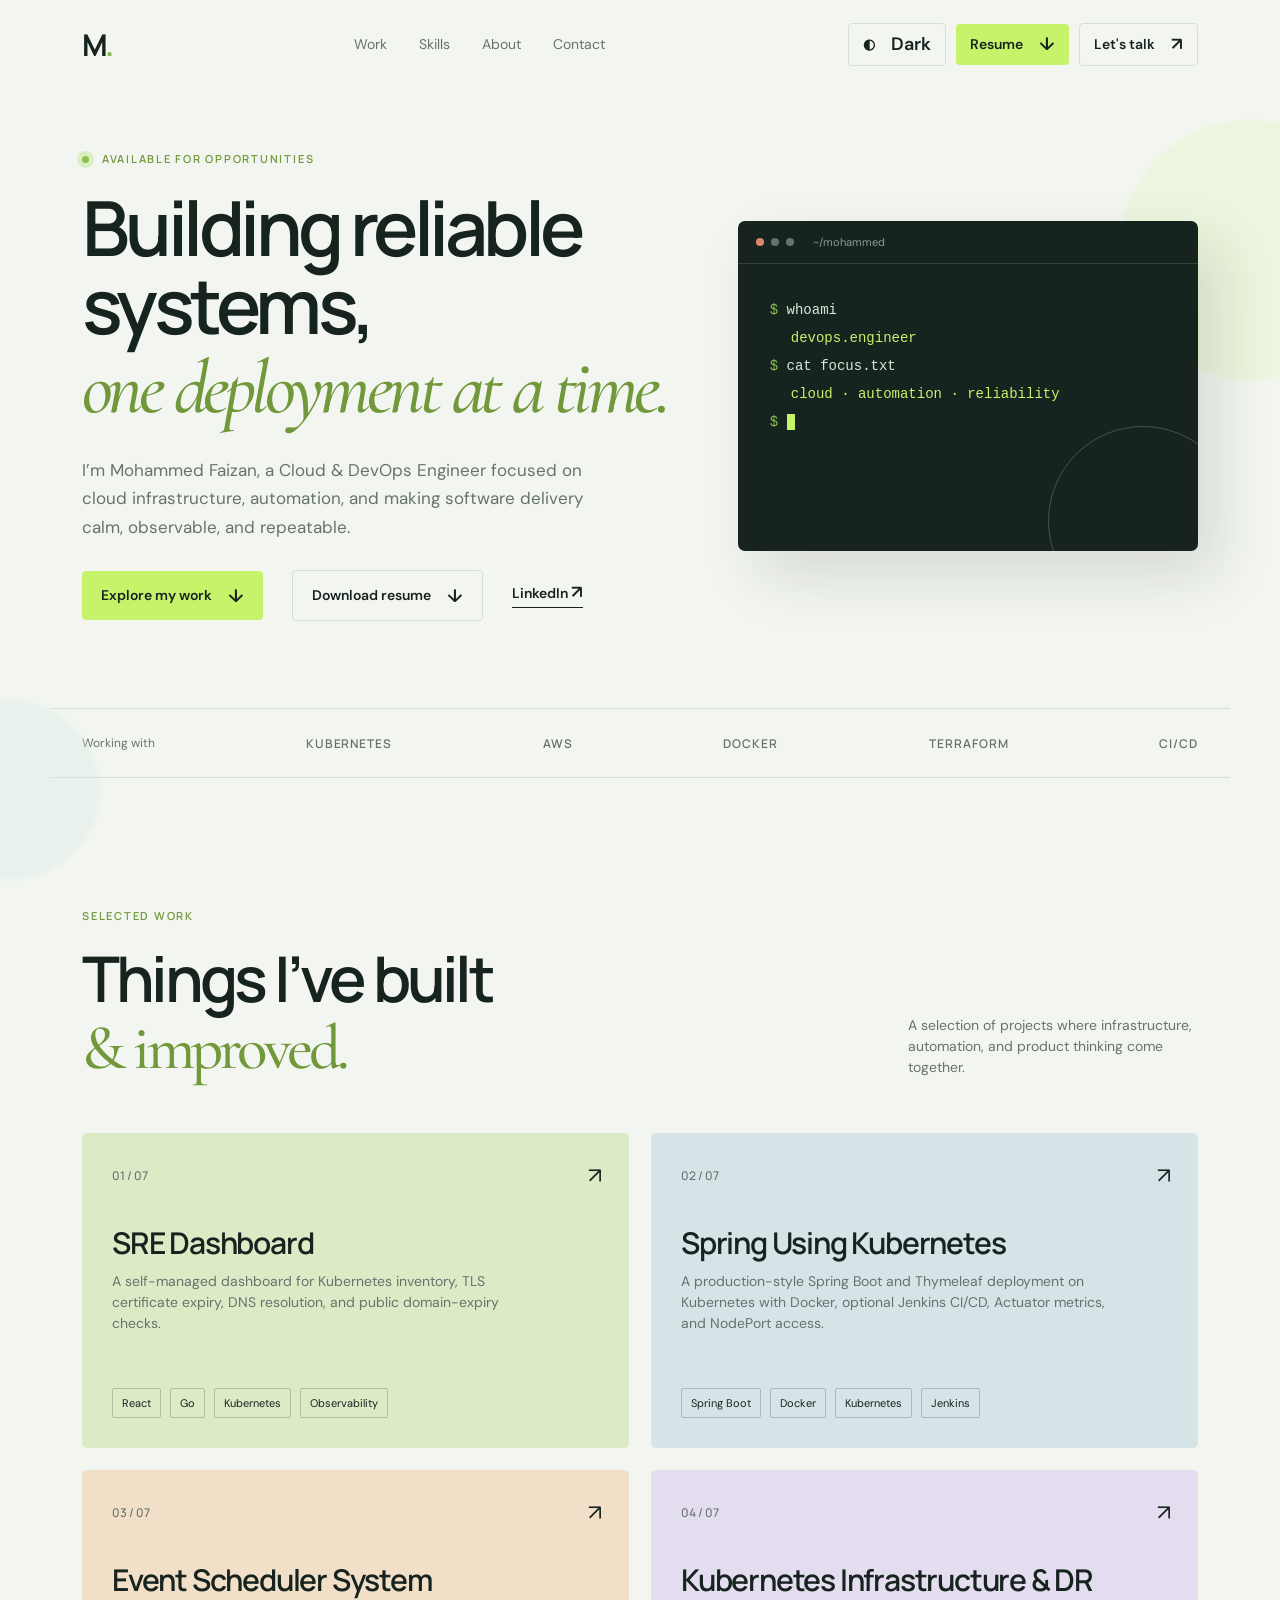
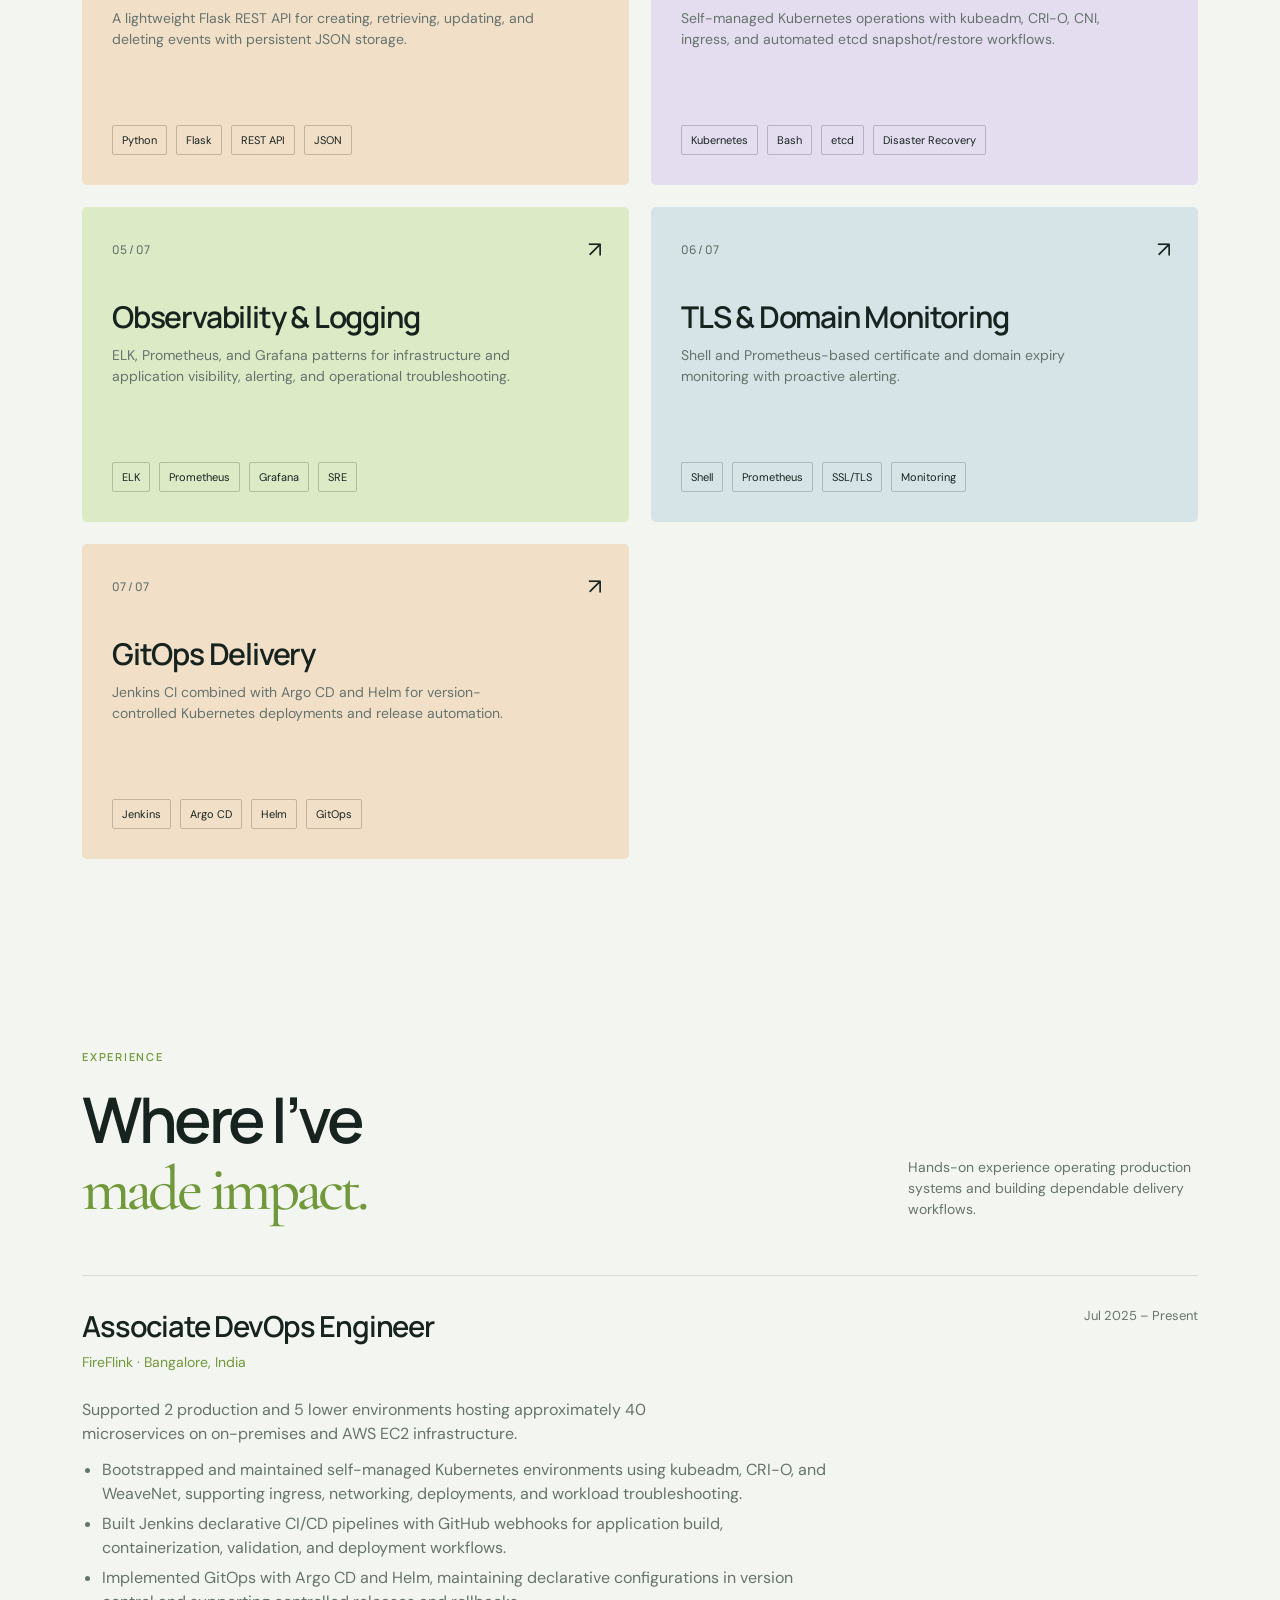
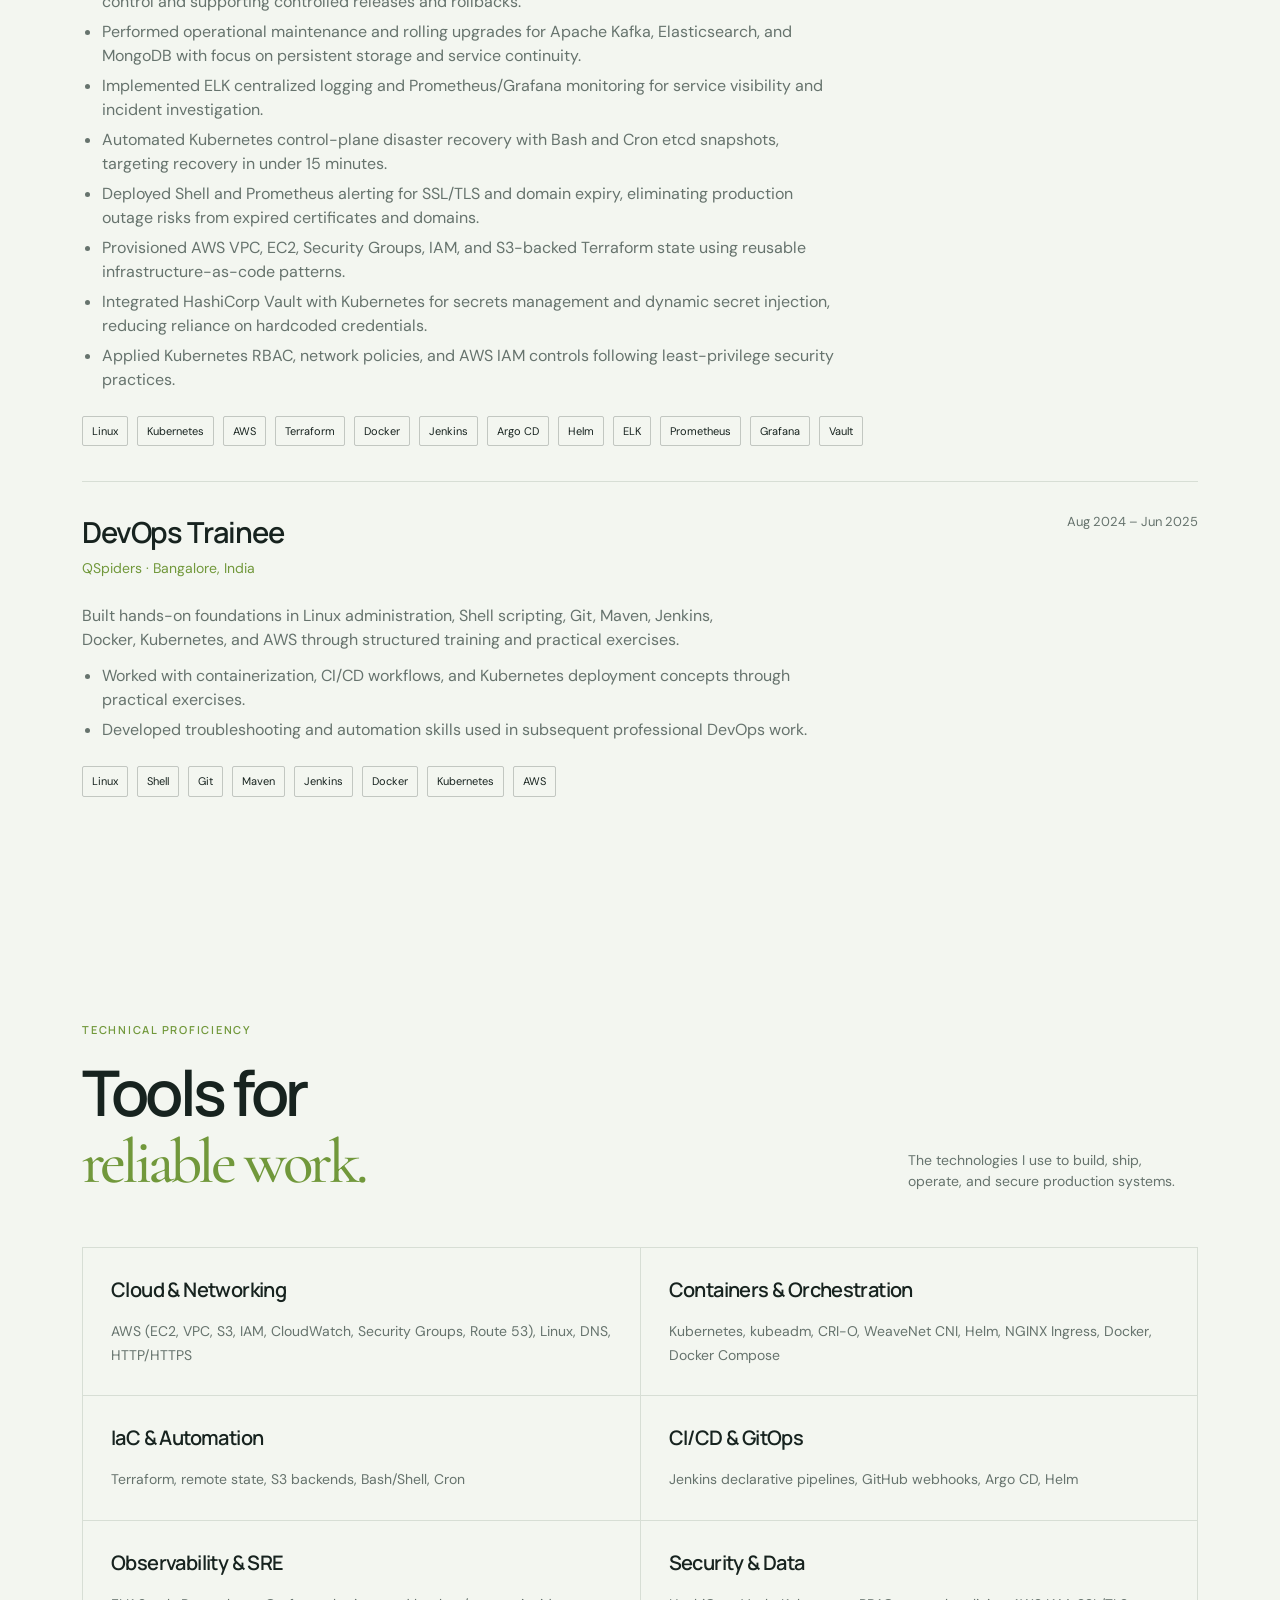
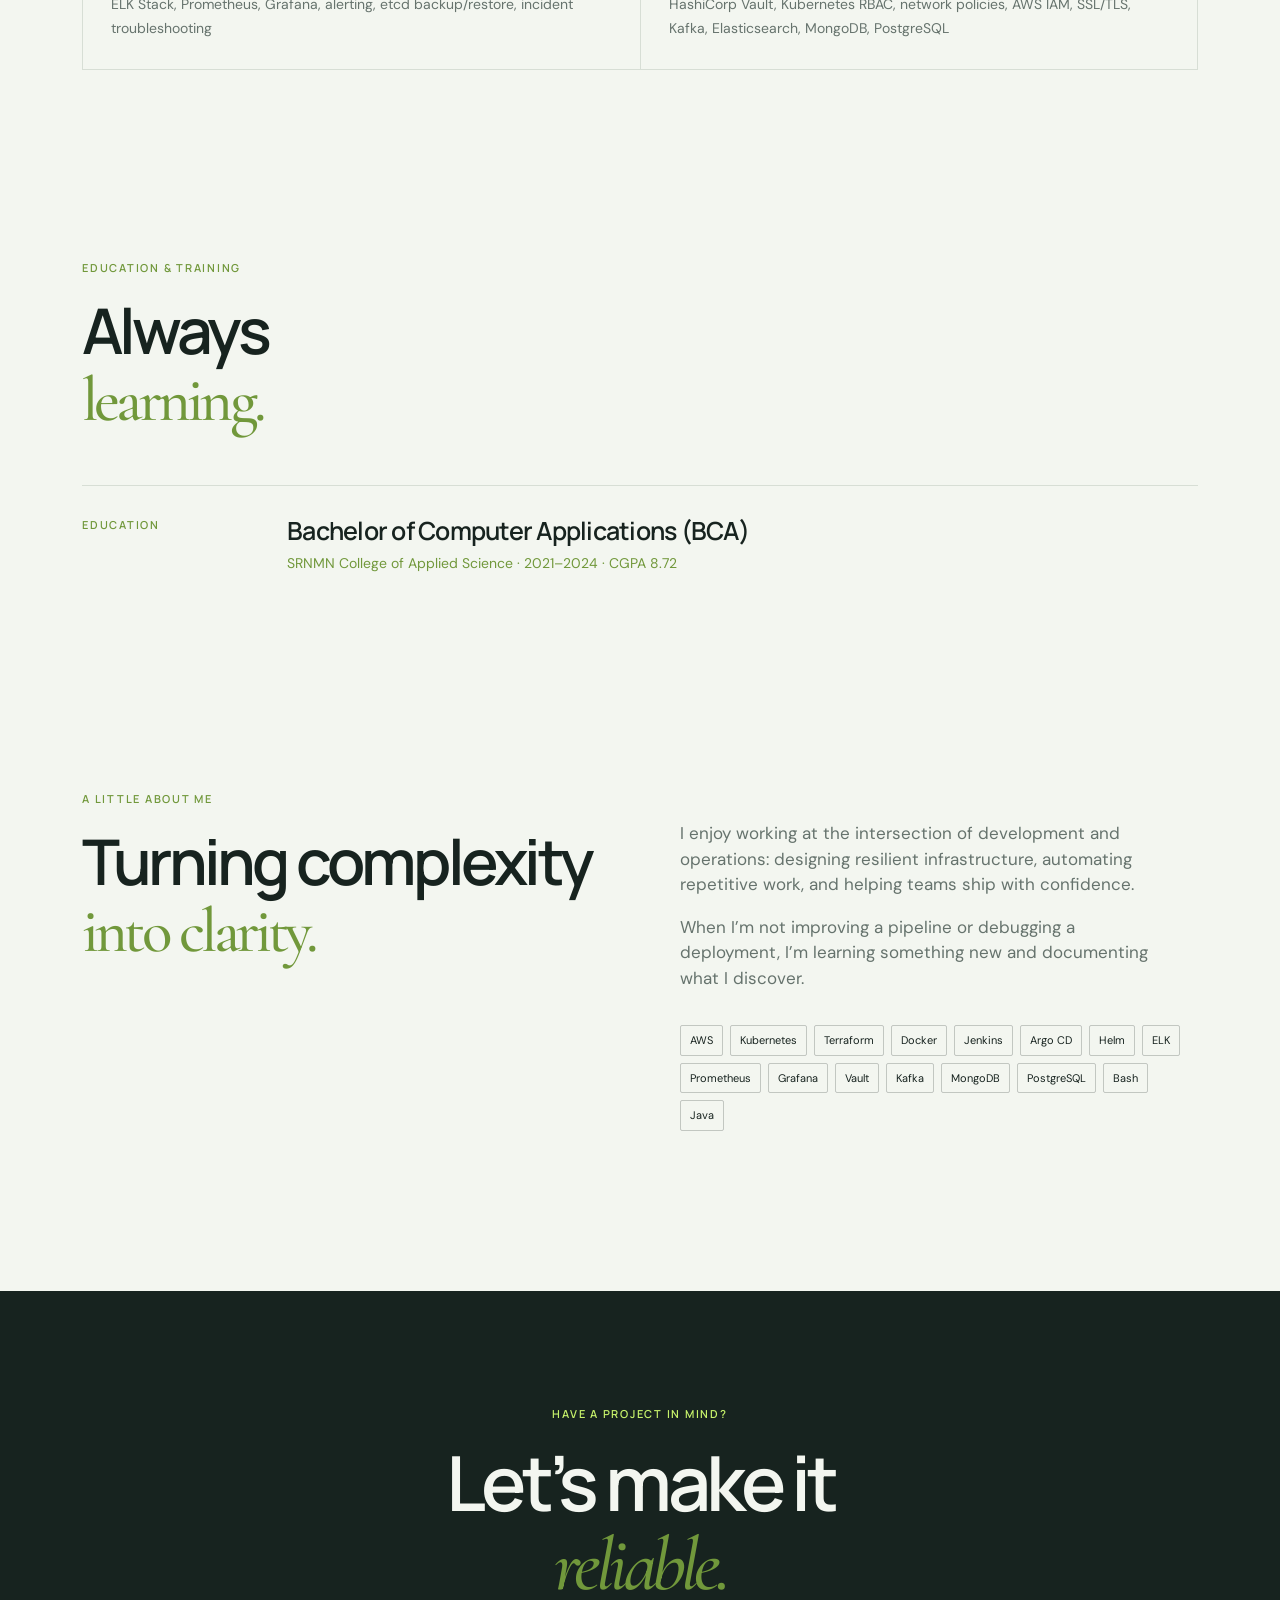
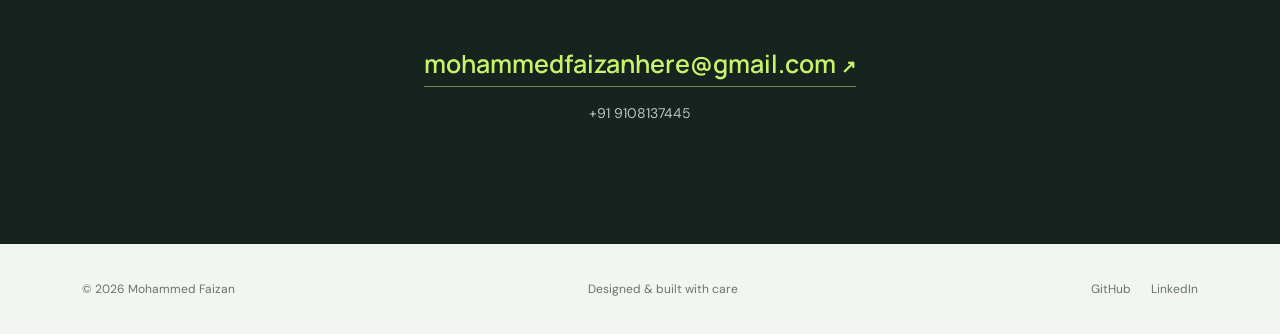
<file: index.html>
<!doctype html>
<html lang="en">
  <head>
    <meta charset="UTF-8" />
    <meta name="viewport" content="width=device-width, initial-scale=1.0" />
    <meta name="description" content="Mohammed Faizan — Cloud & DevOps Engineer portfolio" />
    <title>Mohammed Faizan | Cloud & DevOps Engineer</title>
    <link rel="preconnect" href="https://fonts.googleapis.com" />
    <link rel="preconnect" href="https://fonts.gstatic.com" crossorigin />
    <link href="https://fonts.googleapis.com/css2?family=Cormorant+Garamond:wght@500;600&family=DM+Sans:wght@400;500;600;700&family=Manrope:wght@500;600;700;800&display=swap" rel="stylesheet" />
    <link rel="stylesheet" href="styles.css" />
  </head>
  <body>
    <div class="ambient ambient-one"></div>
    <div class="ambient ambient-two"></div>
    <header class="site-header">
      <a class="brand" href="#top" aria-label="Home">M<span>.</span></a>
      <nav aria-label="Main navigation">
        <a href="#work">Work</a>
        <a href="#skills">Skills</a>
        <a href="#about">About</a>
        <a href="#contact">Contact</a>
      </nav>
      <div class="header-actions">
        <button class="theme-toggle button button-small button-outline" id="theme-toggle" type="button" aria-label="Switch to dark theme">◐ <span>Dark</span></button>
        <a class="button button-small button-primary" href="resume.pdf" download>Resume <span>↓</span></a>
        <a class="button button-small button-outline" id="header-contact" href="#contact">Let's talk <span>↗</span></a>
      </div>
    </header>

    <main id="top">
      <section class="hero section-wrap">
        <div class="hero-copy">
          <p class="eyebrow"><span class="status-dot"></span> Available for opportunities</p>
          <h1>Building reliable systems,<br /><em>one deployment at a time.</em></h1>
          <p class="hero-description">I’m Mohammed Faizan, a Cloud & DevOps Engineer focused on cloud infrastructure, automation, and making software delivery calm, observable, and repeatable.</p>
          <div class="hero-actions">
            <a class="button button-primary" href="#work">Explore my work <span>↓</span></a>
            <a class="button button-outline" href="resume.pdf" download>Download resume <span>↓</span></a>
            <a class="text-link" id="hero-linkedin" href="#" target="_blank" rel="noreferrer">LinkedIn <span>↗</span></a>
          </div>
        </div>
        <div class="hero-card">
          <div class="terminal-top"><span></span><span></span><span></span><small>~/mohammed</small></div>
          <div class="terminal-body">
            <p><span class="terminal-muted">$</span> whoami</p>
            <p class="terminal-value">devops.engineer</p>
            <p><span class="terminal-muted">$</span> cat focus.txt</p>
            <p class="terminal-value">cloud · automation · reliability</p>
            <p><span class="terminal-muted">$</span> <span class="cursor"></span></p>
          </div>
          <div class="card-orbit"></div>
        </div>
      </section>

      <section class="trust-bar section-wrap" aria-label="Core technologies">
        <span>Working with</span>
        <strong>KUBERNETES</strong><strong>AWS</strong><strong>DOCKER</strong><strong>TERRAFORM</strong><strong>CI/CD</strong>
      </section>

      <section class="section-wrap section" id="work">
        <div class="section-heading">
          <div><p class="eyebrow">Selected work</p><h2>Things I’ve built<br /><span>& improved.</span></h2></div>
          <p class="section-intro">A selection of projects where infrastructure, automation, and product thinking come together.</p>
        </div>
        <div class="project-grid" id="project-list"></div>
      </section>

      <section class="section-wrap section experience" id="experience">
        <div class="section-heading">
          <div><p class="eyebrow">Experience</p><h2>Where I’ve<br /><span>made impact.</span></h2></div>
          <p class="section-intro">Hands-on experience operating production systems and building dependable delivery workflows.</p>
        </div>
        <div id="experience-list"></div>
      </section>

      <section class="section-wrap section skills-section" id="skills">
        <div class="section-heading">
          <div><p class="eyebrow">Technical proficiency</p><h2>Tools for<br /><span>reliable work.</span></h2></div>
          <p class="section-intro">The technologies I use to build, ship, operate, and secure production systems.</p>
        </div>
        <div class="proficiency-grid" id="proficiency-list"></div>
      </section>

      <section class="section-wrap section credentials">
        <div class="section-heading">
          <div><p class="eyebrow">Education & training</p><h2>Always<br /><span>learning.</span></h2></div>
        </div>
        <div id="credential-list"></div>
      </section>

      <section class="section-wrap section about-grid" id="about">
        <div><p class="eyebrow">A little about me</p><h2>Turning complexity<br /><span>into clarity.</span></h2></div>
        <div class="about-copy">
          <p>I enjoy working at the intersection of development and operations: designing resilient infrastructure, automating repetitive work, and helping teams ship with confidence.</p>
          <p>When I’m not improving a pipeline or debugging a deployment, I’m learning something new and documenting what I discover.</p>
          <div class="skill-list" id="skill-list"></div>
        </div>
      </section>

      <section class="contact section-wrap" id="contact">
        <p class="eyebrow">Have a project in mind?</p>
        <h2>Let’s make it<br /><em>reliable.</em></h2>
        <a class="contact-email" id="email-link" href="mailto:hello@example.com">hello@example.com <span>↗</span></a>
        <a class="contact-phone" id="phone-link" href="tel:+919108137445">+91 9108137445</a>
      </section>
    </main>
    <footer class="site-footer section-wrap">
      <span>© 2026 Mohammed Faizan</span>
      <span>Designed & built with care</span>
      <div><a id="footer-github" href="#" target="_blank" rel="noreferrer">GitHub</a><a id="footer-linkedin" href="#" target="_blank" rel="noreferrer">LinkedIn</a></div>
    </footer>
    <script src="script.js"></script>
  </body>
</html>
</file>
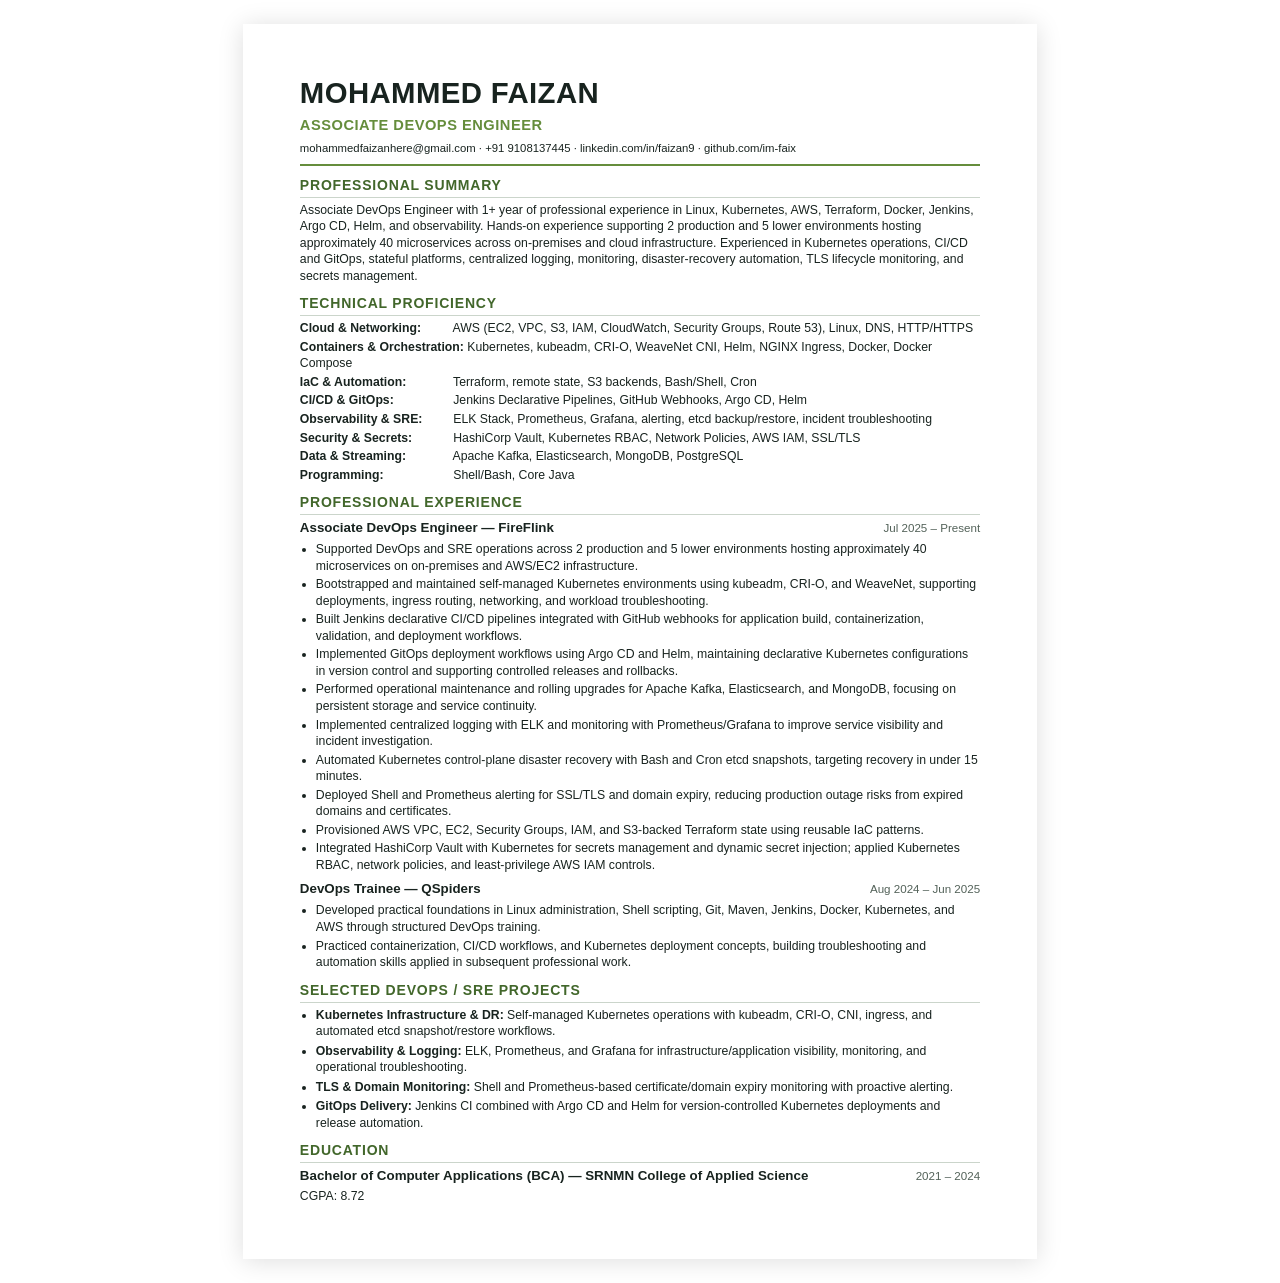
<file: resume.html>
<!doctype html>
<html lang="en">
<head>
  <meta charset="UTF-8" />
  <meta name="viewport" content="width=device-width, initial-scale=1.0" />
  <title>Mohammed Faizan — Associate DevOps Engineer</title>
  <style>
    @page { size: A4; margin: 13mm 15mm; }
    * { box-sizing: border-box; }
    body { margin: 0; color: #18231f; font: 9.2pt/1.35 Arial, Helvetica, sans-serif; }
    header { border-bottom: 2px solid #658d3c; padding-bottom: 8px; margin-bottom: 9px; }
    h1 { margin: 0 0 3px; font-size: 22pt; letter-spacing: .4px; }
    .role { margin: 0 0 5px; color: #658d3c; font-size: 11pt; font-weight: 700; letter-spacing: .5px; }
    .contact { font-size: 8.5pt; }
    .contact a { color: #18231f; text-decoration: none; }
    h2 { margin: 10px 0 4px; padding-bottom: 2px; border-bottom: 1px solid #cbd5cb; color: #42672b; font-size: 10.5pt; text-transform: uppercase; letter-spacing: .8px; }
    p { margin: 3px 0 5px; }
    .skill { margin: 2px 0; }
    .skill strong { display: inline-block; min-width: 150px; }
    .job-heading, .school-heading { display: flex; align-items: baseline; justify-content: space-between; gap: 10px; }
    .job-heading strong, .school-heading strong { font-size: 10pt; }
    .job-heading span, .school-heading span { white-space: nowrap; color: #536259; font-size: 8.7pt; }
    ul { margin: 4px 0 7px; padding-left: 16px; }
    li { margin: 2px 0; }
    .projects { margin: 0; }
    .projects li { margin: 3px 0; }
    @media screen {
      body { max-width: 210mm; min-height: 297mm; margin: 24px auto; padding: 13mm 15mm; box-shadow: 0 2px 24px #0002; }
    }
  </style>
</head>
<body>
  <header>
    <h1>MOHAMMED FAIZAN</h1>
    <p class="role">ASSOCIATE DEVOPS ENGINEER</p>
    <div class="contact">
      <a href="mailto:mohammedfaizanhere@gmail.com">mohammedfaizanhere@gmail.com</a> ·
      <a href="tel:+919108137445">+91 9108137445</a> ·
      <a href="https://www.linkedin.com/in/faizan9/">linkedin.com/in/faizan9</a> ·
      <a href="https://github.com/im-faix">github.com/im-faix</a>
    </div>
  </header>

  <section>
    <h2>Professional Summary</h2>
    <p>Associate DevOps Engineer with 1+ year of professional experience in Linux, Kubernetes, AWS, Terraform, Docker, Jenkins, Argo CD, Helm, and observability. Hands-on experience supporting 2 production and 5 lower environments hosting approximately 40 microservices across on-premises and cloud infrastructure. Experienced in Kubernetes operations, CI/CD and GitOps, stateful platforms, centralized logging, monitoring, disaster-recovery automation, TLS lifecycle monitoring, and secrets management.</p>
  </section>

  <section>
    <h2>Technical Proficiency</h2>
    <p class="skill"><strong>Cloud & Networking:</strong> AWS (EC2, VPC, S3, IAM, CloudWatch, Security Groups, Route 53), Linux, DNS, HTTP/HTTPS</p>
    <p class="skill"><strong>Containers & Orchestration:</strong> Kubernetes, kubeadm, CRI-O, WeaveNet CNI, Helm, NGINX Ingress, Docker, Docker Compose</p>
    <p class="skill"><strong>IaC & Automation:</strong> Terraform, remote state, S3 backends, Bash/Shell, Cron</p>
    <p class="skill"><strong>CI/CD & GitOps:</strong> Jenkins Declarative Pipelines, GitHub Webhooks, Argo CD, Helm</p>
    <p class="skill"><strong>Observability & SRE:</strong> ELK Stack, Prometheus, Grafana, alerting, etcd backup/restore, incident troubleshooting</p>
    <p class="skill"><strong>Security & Secrets:</strong> HashiCorp Vault, Kubernetes RBAC, Network Policies, AWS IAM, SSL/TLS</p>
    <p class="skill"><strong>Data & Streaming:</strong> Apache Kafka, Elasticsearch, MongoDB, PostgreSQL</p>
    <p class="skill"><strong>Programming:</strong> Shell/Bash, Core Java</p>
  </section>

  <section>
    <h2>Professional Experience</h2>
    <div class="job-heading"><strong>Associate DevOps Engineer — FireFlink</strong><span>Jul 2025 – Present</span></div>
    <ul>
      <li>Supported DevOps and SRE operations across 2 production and 5 lower environments hosting approximately 40 microservices on on-premises and AWS/EC2 infrastructure.</li>
      <li>Bootstrapped and maintained self-managed Kubernetes environments using kubeadm, CRI-O, and WeaveNet, supporting deployments, ingress routing, networking, and workload troubleshooting.</li>
      <li>Built Jenkins declarative CI/CD pipelines integrated with GitHub webhooks for application build, containerization, validation, and deployment workflows.</li>
      <li>Implemented GitOps deployment workflows using Argo CD and Helm, maintaining declarative Kubernetes configurations in version control and supporting controlled releases and rollbacks.</li>
      <li>Performed operational maintenance and rolling upgrades for Apache Kafka, Elasticsearch, and MongoDB, focusing on persistent storage and service continuity.</li>
      <li>Implemented centralized logging with ELK and monitoring with Prometheus/Grafana to improve service visibility and incident investigation.</li>
      <li>Automated Kubernetes control-plane disaster recovery with Bash and Cron etcd snapshots, targeting recovery in under 15 minutes.</li>
      <li>Deployed Shell and Prometheus alerting for SSL/TLS and domain expiry, reducing production outage risks from expired domains and certificates.</li>
      <li>Provisioned AWS VPC, EC2, Security Groups, IAM, and S3-backed Terraform state using reusable IaC patterns.</li>
      <li>Integrated HashiCorp Vault with Kubernetes for secrets management and dynamic secret injection; applied Kubernetes RBAC, network policies, and least-privilege AWS IAM controls.</li>
    </ul>
    <div class="job-heading"><strong>DevOps Trainee — QSpiders</strong><span>Aug 2024 – Jun 2025</span></div>
    <ul>
      <li>Developed practical foundations in Linux administration, Shell scripting, Git, Maven, Jenkins, Docker, Kubernetes, and AWS through structured DevOps training.</li>
      <li>Practiced containerization, CI/CD workflows, and Kubernetes deployment concepts, building troubleshooting and automation skills applied in subsequent professional work.</li>
    </ul>
  </section>

  <section>
    <h2>Selected DevOps / SRE Projects</h2>
    <ul class="projects">
      <li><strong>Kubernetes Infrastructure & DR:</strong> Self-managed Kubernetes operations with kubeadm, CRI-O, CNI, ingress, and automated etcd snapshot/restore workflows.</li>
      <li><strong>Observability & Logging:</strong> ELK, Prometheus, and Grafana for infrastructure/application visibility, monitoring, and operational troubleshooting.</li>
      <li><strong>TLS & Domain Monitoring:</strong> Shell and Prometheus-based certificate/domain expiry monitoring with proactive alerting.</li>
      <li><strong>GitOps Delivery:</strong> Jenkins CI combined with Argo CD and Helm for version-controlled Kubernetes deployments and release automation.</li>
    </ul>
  </section>

  <section>
    <h2>Education</h2>
    <div class="school-heading"><strong>Bachelor of Computer Applications (BCA) — SRNMN College of Applied Science</strong><span>2021 – 2024</span></div>
    <p>CGPA: 8.72</p>
  </section>
</body>
</html>
</file>
<file: styles.css>
:root {
  --ink: #17231f;
  --muted: #66736d;
  --paper: #f3f6f0;
  --lime: #c7f36b;
  --line: #d7ded5;
  --dark: #17231f;
  --card-one: #dcebc6;
  --card-two: #d7e4e7;
  --card-three: #f1dfc8;
  --card-four: #e4dcef;
  --serif: "Cormorant Garamond", Georgia, serif;
  --sans: "DM Sans", sans-serif;
  --display: "Manrope", sans-serif;
}

body.dark-theme {
  --ink: #f1f5ef;
  --muted: #aab7ae;
  --paper: #111714;
  --line: #34423a;
  --dark: #26342d;
  --card-one: #263d2c;
  --card-two: #253a40;
  --card-three: #493b2b;
  --card-four: #393047;
}

* { box-sizing: border-box; }
html { scroll-behavior: smooth; }
body { margin: 0; background: var(--paper); color: var(--ink); font-family: var(--sans); line-height: 1.5; transition: background .35s ease, color .35s ease; }
a { color: inherit; text-decoration: none; }
button { font: inherit; }
.section-wrap, .site-header { max-width: 1180px; margin: auto; padding-left: 32px; padding-right: 32px; }
.site-header { height: 88px; display: flex; align-items: center; justify-content: space-between; position: relative; z-index: 2; animation: slide-down .7s ease both; }
.brand { font: 700 30px var(--display); letter-spacing: -.1em; }
.brand span { color: #85b94e; }
.site-header nav { display: flex; gap: 32px; font-size: 14px; color: var(--muted); }
.site-header nav a, .text-link, .site-footer a { transition: color .2s ease; }
.site-header nav a:hover, .text-link:hover, .site-footer a:hover { color: #6c9f38; }
.header-actions { display: flex; align-items: center; gap: 10px; }
.button { display: inline-flex; align-items: center; gap: 16px; border-radius: 4px; padding: 14px 19px; font-weight: 600; font-size: 14px; transition: .2s ease; }
.button span, .text-link span, .contact-email span { font-size: 18px; line-height: 1; }
.button-primary { background: var(--lime); color: #17231f; }
.button-primary:hover { background: #b6e458; transform: translateY(-2px); }
.button-outline { border: 1px solid var(--line); color: var(--ink); background: transparent; }
.button-outline:hover { border-color: var(--ink); }
.button-small { padding: 10px 14px; }
.theme-toggle { cursor: pointer; }
.hero { min-height: 620px; display: grid; grid-template-columns: 1.12fr .88fr; align-items: center; gap: 70px; padding-top: 46px; padding-bottom: 70px; }
.hero-copy { animation: rise-in .8s .12s ease both; }
.eyebrow { color: #71983b; text-transform: uppercase; letter-spacing: .16em; font: 600 11px var(--display); margin: 0 0 22px; }
.status-dot { display: inline-block; width: 7px; height: 7px; border-radius: 50%; background: #8bc44a; box-shadow: 0 0 0 5px #dbeec3; margin-right: 9px; }
.hero h1, .contact h2 { font: 600 clamp(45px, 6vw, 76px)/1.03 var(--display); letter-spacing: -.06em; margin: 0; }
.hero h1 em, .contact h2 em { font-family: var(--serif); font-weight: 500; color: #71983b; }
.hero-description { max-width: 530px; color: var(--muted); font-size: 17px; line-height: 1.7; margin: 28px 0; }
.hero-actions { display: flex; align-items: center; gap: 29px; }
.text-link { font-weight: 600; font-size: 14px; border-bottom: 1px solid var(--ink); padding-bottom: 3px; }
.hero-card { height: 330px; background: var(--dark); border-radius: 7px; overflow: hidden; position: relative; box-shadow: 20px 25px 60px rgba(23,35,31,.13); transform: rotate(2deg); animation: rise-in .9s .25s ease both, gentle-float 7s 1.2s ease-in-out infinite; }
.terminal-top { height: 43px; border-bottom: 1px solid #32423a; display: flex; align-items: center; padding: 0 18px; gap: 7px; }
.terminal-top span { width: 8px; height: 8px; border-radius: 50%; background: #657268; }
.terminal-top span:first-child { background: #e0846c; }
.terminal-top small { color: #8c9a92; margin-left: 12px; font-size: 11px; }
.terminal-body { padding: 32px; font: 14px/2 "Courier New", monospace; color: #dbe8d9; }
.terminal-body p { margin: 0; }
.terminal-muted { color: #8bc44a; }
.terminal-value { color: #c7f36b; padding-left: 21px; }
.cursor { display: inline-block; height: 16px; width: 8px; background: #c7f36b; vertical-align: middle; animation: blink 1s infinite; }
.card-orbit { position: absolute; width: 190px; height: 190px; border: 1px solid #43564b; border-radius: 50%; right: -40px; bottom: -65px; }
.trust-bar { border-top: 1px solid var(--line); border-bottom: 1px solid var(--line); display: flex; align-items: center; justify-content: space-between; gap: 20px; padding-top: 25px; padding-bottom: 25px; color: var(--muted); }
.trust-bar span { font-size: 12px; }
.trust-bar strong { font: 600 12px var(--display); color: var(--muted); letter-spacing: .08em; }
.section { padding-top: 130px; padding-bottom: 60px; animation: rise-in .8s ease both; }
.section-heading { display: flex; justify-content: space-between; align-items: end; margin-bottom: 52px; }
.section h2 { font: 600 clamp(40px, 5vw, 63px)/1.05 var(--display); letter-spacing: -.06em; margin: 0; }
.section h2 span { font-family: var(--serif); font-weight: 500; color: #71983b; }
.section-intro { max-width: 290px; color: var(--muted); font-size: 14px; margin: 0 0 3px; }
.project-grid { display: grid; grid-template-columns: repeat(2, 1fr); gap: 22px; }
.project { min-height: 315px; padding: 30px; border-radius: 5px; display: flex; flex-direction: column; justify-content: space-between; overflow: hidden; position: relative; transition: transform .3s ease, box-shadow .3s ease; }
.project:nth-child(4n+1) { background: var(--card-one); }
.project:nth-child(4n+2) { background: var(--card-two); }
.project:nth-child(4n+3) { background: var(--card-three); }
.project:nth-child(4n+4) { background: var(--card-four); }
.project:hover { transform: translateY(-8px); box-shadow: 0 18px 30px rgba(23,35,31,.12); }
.project-number { font: 500 12px var(--display); color: var(--muted); }
.project h3 { font: 600 30px var(--display); letter-spacing: -.04em; margin: 35px 0 8px; }
.project p { color: var(--muted); font-size: 14px; max-width: 430px; margin: 0; }
.project-meta { display: flex; gap: 9px; flex-wrap: wrap; margin-top: 25px; }
.project-meta span, .skill-list span { border: 1px solid rgba(23,35,31,.22); padding: 6px 9px; border-radius: 2px; font-size: 11px; }
body.dark-theme .project-meta span, body.dark-theme .skill-list span { border-color: rgba(241,245,239,.28); }
.project-link { position: absolute; right: 27px; top: 26px; font-size: 22px; transition: transform .25s ease; }
.project:hover .project-link { transform: translate(3px,-3px); }
.experience-item { border-top: 1px solid var(--line); padding: 30px 0 35px; animation: rise-in .7s ease both; }
.experience-heading { display: flex; justify-content: space-between; gap: 20px; align-items: start; }
.experience-heading h3 { font: 600 29px var(--display); letter-spacing: -.04em; margin: 0 0 6px; }
.experience-heading p { color: #71983b; margin: 0; font-size: 14px; }
.experience-heading > span { color: var(--muted); font-size: 13px; white-space: nowrap; }
.experience-summary, .experience-item li { color: var(--muted); }
.experience-summary { max-width: 650px; margin: 25px 0 12px; }
.experience-item ul { max-width: 760px; padding-left: 20px; margin: 0; }
.experience-item li { margin: 6px 0; }
.experience-item .project-meta { margin-top: 24px; }
.proficiency-grid { display: grid; grid-template-columns: repeat(2,1fr); gap: 1px; background: var(--line); border: 1px solid var(--line); }
.proficiency-card { background: var(--paper); padding: 28px; transition: background .3s ease, transform .3s ease; }
.proficiency-card:hover { transform: translateY(-4px); background: var(--card-one); }
.proficiency-card h3 { font: 600 20px var(--display); margin: 0 0 17px; letter-spacing: -.03em; }
.proficiency-card p { color: var(--muted); font-size: 14px; line-height: 1.7; margin: 0; }
.credential-item { display: grid; grid-template-columns: 170px 1fr; gap: 35px; border-top: 1px solid var(--line); padding: 27px 0; }
.credential-item .eyebrow { margin: 4px 0 0; }
.credential-item h3 { font: 600 25px var(--display); letter-spacing: -.03em; margin: 0 0 5px; }
.credential-item p { color: #71983b; margin: 0; font-size: 14px; }
.credential-summary { color: var(--muted) !important; max-width: 650px; margin-top: 15px !important; }
.about-grid { display: grid; grid-template-columns: 1fr 1fr; gap: 80px; padding-top: 130px; }
.about-copy { padding-top: 30px; }
.about-copy > p { font-size: 17px; color: var(--muted); max-width: 480px; margin: 0 0 17px; }
.skill-list { display: flex; gap: 7px; flex-wrap: wrap; margin-top: 34px; }
.contact { background: var(--dark); color: #f3f6f0; max-width: none; text-align: center; margin-top: 100px; padding-top: 115px; padding-bottom: 120px; }
.contact .eyebrow { color: var(--lime); }
.contact-email { display: inline-block; color: var(--lime); font: 600 clamp(18px,2vw,25px) var(--display); border-bottom: 1px solid #718f50; margin-top: 42px; padding-bottom: 5px; }
.contact-phone { display: block; color: #b7c5bb; font-size: 14px; margin-top: 16px; }
.site-footer { display: flex; justify-content: space-between; align-items: center; min-height: 90px; font-size: 12px; color: var(--muted); }
.site-footer div { display: flex; gap: 20px; }
.ambient { position: absolute; border-radius: 50%; filter: blur(2px); opacity: .35; pointer-events: none; }
.ambient-one { width: 260px; height: 260px; background: #e1f4bc; top: 120px; right: -100px; }
.ambient-two { width: 180px; height: 180px; background: #d5e8e7; top: 700px; left: -80px; }
@keyframes rise-in { from { opacity: 0; transform: translateY(20px); } to { opacity: 1; transform: translateY(0); } }
@keyframes slide-down { from { opacity: 0; transform: translateY(-14px); } to { opacity: 1; transform: translateY(0); } }
@keyframes gentle-float { 0%, 100% { margin-top: 0; } 50% { margin-top: -8px; } }
@keyframes blink { 50% { opacity: 0; } }
@media (prefers-reduced-motion: reduce) { *, *::before, *::after { animation-duration: .01ms !important; animation-iteration-count: 1 !important; scroll-behavior: auto !important; transition-duration: .01ms !important; } }
@media (max-width: 760px) {
  .section-wrap, .site-header { padding-left: 20px; padding-right: 20px; }
  .site-header { height: 75px; }
  .site-header nav { display: none; }
  .header-actions #header-contact { display: none; }
  .hero { grid-template-columns: 1fr; gap: 45px; padding-top: 60px; }
  .hero-card { height: 280px; }
  .hero h1 { font-size: 48px; }
  .trust-bar { justify-content: flex-start; flex-wrap: wrap; gap: 14px 24px; }
  .trust-bar span { width: 100%; }
  .section { padding-top: 90px; }
  .section-heading, .about-grid { display: block; }
  .section-intro { margin-top: 25px; }
  .project-grid, .proficiency-grid { grid-template-columns: 1fr; }
  .about-copy { padding-top: 30px; }
  .credential-item { grid-template-columns: 1fr; gap: 8px; }
  .contact { margin-top: 50px; }
  .site-footer { gap: 15px; flex-wrap: wrap; padding-top: 20px; padding-bottom: 20px; }
}
</file>
